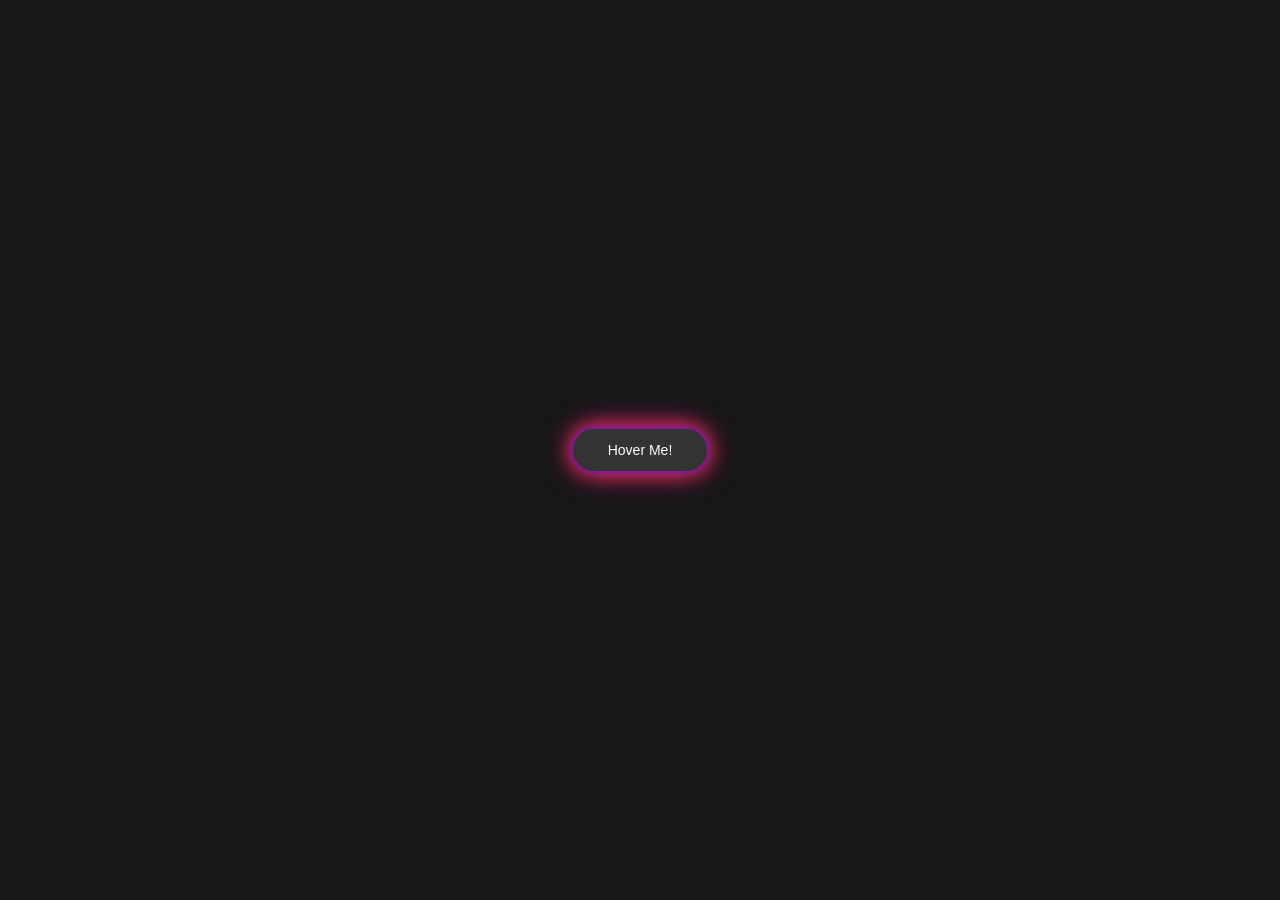
<file: Animated Button/index.html>
<!DOCTYPE html>
<html lang="en">
<head>
    <meta charset="UTF-8">
    <meta name="viewport" content="width=device-width, initial-scale=1.0">
    <title>Neon Gradient Hover Button</title>
    <link rel="stylesheet" href="style.css">
</head>
<body>

    <button class="neon-btn">Hover Me!</button>

</body>
</html>
</file>
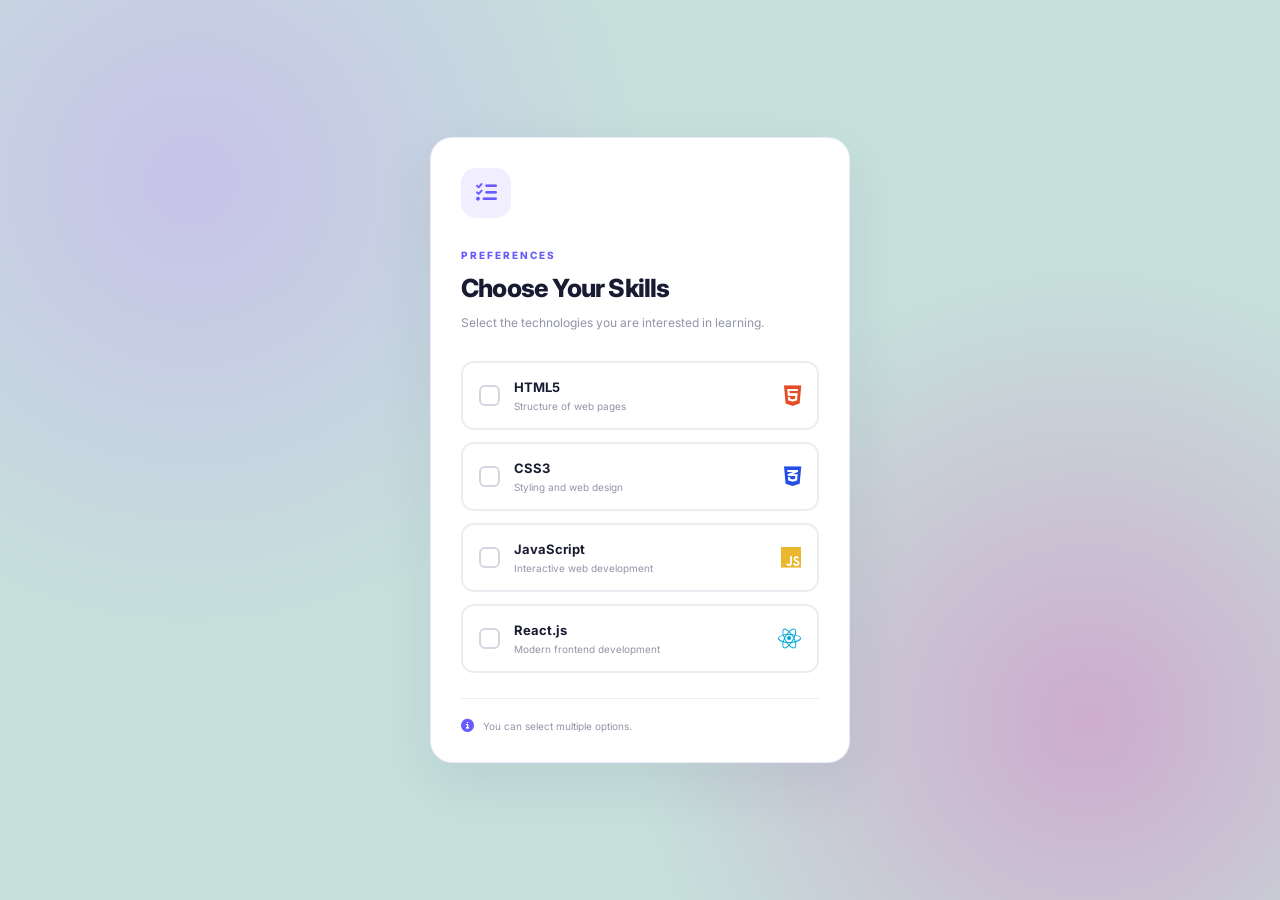
<file: Custom Check Box/index.html>
<!DOCTYPE html>
<html lang="en">
<head>
    <meta charset="UTF-8">
    <meta name="viewport" content="width=device-width, initial-scale=1.0">
    <title>Custom Checkbox - CSS Project | TechGuy 360</title>

    <!-- Google Fonts -->
    <link rel="preconnect" href="https://fonts.googleapis.com">
    <link rel="preconnect" href="https://fonts.gstatic.com" crossorigin>
    <link href="https://fonts.googleapis.com/css2?family=Inter:wght@400;500;600;700;800&display=swap" rel="stylesheet">

    <!-- Font Awesome -->
    <link rel="stylesheet"  href="https://cdnjs.cloudflare.com/ajax/libs/font-awesome/6.7.2/css/all.min.css">

    <!-- CSS -->
    <link rel="stylesheet" href="style.css">
</head>
<body>
    <main class="container">
        <div class="checkbox-card">
            <div class="card-icon"><i class="fa-solid fa-list-check"></i></div>
            <div class="card-header">
                <span class="eyebrow">PREFERENCES</span>
                <h1>Choose Your Skills</h1>
                <p>Select the technologies you are interested in learning.</p>
            </div>

            <div class="checkbox-list">
                <label class="checkbox-option">
                    <input type="checkbox">
                    <span class="custom-checkbox">
                        <i class="fa-solid fa-check"></i>
                    </span>
                    <span class="option-content">
                        <span class="option-title">HTML5</span>
                        <span class="option-description">Structure of web pages</span>
                    </span>
                    <i class="fa-brands fa-html5 technology-icon html"></i>
                </label>

                <label class="checkbox-option">
                    <input type="checkbox">
                    <span class="custom-checkbox">
                        <i class="fa-solid fa-check"></i>
                    </span>
                    <span class="option-content">
                        <span class="option-title">CSS3</span>
                        <span class="option-description">Styling and web design</span>
                    </span>
                    <i class="fa-brands fa-css3-alt technology-icon css"></i>
                </label>

                <label class="checkbox-option">
                    <input type="checkbox">
                    <span class="custom-checkbox">
                        <i class="fa-solid fa-check"></i>
                    </span>
                    <span class="option-content">
                        <span class="option-title">JavaScript</span>
                        <span class="option-description">Interactive web development</span>
                    </span>
                    <i class="fa-brands fa-js technology-icon js"></i>
                </label>

                <label class="checkbox-option">
                    <input type="checkbox">
                    <span class="custom-checkbox">
                        <i class="fa-solid fa-check"></i>
                    </span>
                    <span class="option-content">
                        <span class="option-title">React.js</span>
                        <span class="option-description">Modern frontend development</span>
                    </span>
                    <i class="fa-brands fa-react technology-icon react"></i>
                </label>
            </div>

            <div class="card-footer">
                <i class="fa-solid fa-circle-info"></i>
                You can select multiple options.
            </div>
        </div>
    </main>
</body>
</html>
</file>
<file: Animated Button/style.css>
* {
    margin: 0;
    padding: 0;
    box-sizing: border-box;
}

body {
    min-height: 100vh;
    display: flex;
    justify-content: center;
    align-items: center;
    background: #171717;
    font-family: Arial, sans-serif;
}

.neon-btn {
    position: relative;
    padding: 13px 35px;
    border: none;
    border-radius: 50px;
    background: #333;
    color: white;
    font-size: 14px;
    cursor: pointer;
    transition: all 0.4s ease;

    box-shadow:
        0 0 10px #4b00ff,
        0 0 20px #ff5e00,
        0 0 30px #ff00aa;
}

/* Hover Effect */
.neon-btn:hover {
    background: linear-gradient(
        110deg,
        #6545ff,
        #ff5e00,
        #ff00aa
    );

    color: #111;

    box-shadow:
        0 0 10px #6545ff,
        0 0 20px #ff5e00,
        0 0 30px #ff00aa,
        0 0 40px #ff00aa;

    transform: scale(1.05);
}
</file>
<file: Custom Check Box/style.css>
*{
    margin: 0;
    padding: 0;
    box-sizing: border-box;
}
:root {
    --primary: #695cff;
    --primary-light: #f0eeff;
    --dark: #191b32;
    --text: #292b40;
    --muted: #9294a7;
    --border: #ececf3;
    --white: #ffffff;
}
body{
    font-family: 'Inter', sans-serif;
    background: #f5f6fc;
    color: var(--text);
}

/* === MAIN CONTAINER === */
.container{
    min-height: 100vh;
    display: flex;
    flex-direction: column;
    justify-content: center;
    align-items: center;
    padding: 30px 20px;
    background:
        radial-gradient(circle at 15% 20%, #c7c3e9 0, transparent 35%),
        radial-gradient(circle at 85% 80%, #cdacce 0, transparent 35%),
        #c6e0db;
}

/* === CHECKBOX CARD === */
.checkbox-card{
    width: 100%;
    max-width: 420px;
    padding: 30px;
    background: var(--white);
    border: 1px solid rgba(230, 230, 245, 0.8);
    border-radius: 22px;
    box-shadow: 0 20px 60px rgba(40, 42, 90, 0.08);
    animation: fadeUp 0.6s ease;
}
@keyframes fadeUp{
    from {
        opacity: 0;
        transform: translateY(20px);
    }
    to{
        opacity: 1;
        transform: translateY(0);
    }
}

/* === CARD ICON === */
.card-icon{
    width: 50px;
    height: 50px;
    display: flex;
    align-items: center;
    justify-content: center;
    background: var(--primary-light);
    color: var(--primary);
    border-radius: 15px;
    font-size: 21px;
    margin-bottom: 25px;
}

/* === CARD HEADER === */
.card-header{
    margin-bottom: 28px;
}
.eyebrow{
    color: var(--primary);
    font-size: 10px;
    font-weight: 800;
    letter-spacing: 2px;
}
.card-header h1{
    color: var(--dark);
    font-size: 25px;
    font-weight: 800;
    letter-spacing: -0.8px;
    margin: 10px 0;
}
.card-header p{
    color: var(--muted);
    font-size: 12px;
    line-height: 1.7;
}

/* === CHECKBOX LIST === */
.checkbox-list {
    display: flex;
    flex-direction: column;
    gap: 12px;
}

/* Checkbox Option */
.checkbox-option{
    display: flex;
    align-items: center;
    gap: 14px;
    padding: 16px;
    border: 2px solid var(--border);
    border-radius: 13px;
    background: #ffffff;
    cursor: pointer;
    transition: all 0.25s ease;
}

/* Hide Default Checkbox */
.checkbox-option input{
    position: absolute;
    opacity: 0;
    width: 1px;
    height: 1px;
}

/* === CUSTOM CHECKBOX === */
.custom-checkbox{
    width: 21px;
    height: 21px;
    min-width: 21px;
    border: 2px solid #d5d6e2;
    border-radius: 6px;
    display: flex;
    align-items: center;
    justify-content: center;
    background: var(--white);
    color: var(--white);
    font-size: 11px;
    transition: all 0.25s ease;
}

/* Check Icon */
.custom-checkbox i{
    opacity: 0;
    transform: scale(0.5);
    transition: all 0.2s ease;
}

/* Checked State */
.checkbox-option input:checked + .custom-checkbox{
    background: var(--primary);
    border-color: var(--primary);
    box-shadow: 0 3px 10px rgba(105, 92, 255, 0.2);
}
.checkbox-option input:checked + .custom-checkbox i{
    opacity: 1;
    transform: scale(1);
}

/* === OPTION CONTENT === */
.option-content{
    display: flex;
    flex-direction: column;
    gap: 5px;
    flex: 1;
}
.option-title{
    color: var(--dark);
    font-size: 13px;
    font-weight: 700;
    transition: color 0.25s ease;
}
.option-description{
    color: var(--muted);
    font-size: 10px;
    font-weight: 400;
}

/* === TECHNOLOGY ICONS === */
.technology-icon{
    font-size: 23px;
    transition: transform 0.25s ease;
}
.html{
    color: #e44d26;
}
.css{
    color: #264de4;
}
.js{
    color: #e9b82e;
}
.react{
    color: #00a9d6;
}

/* === HOVER EFFECTS === */
.checkbox-option:hover{
    border-color: #b9b1ff;
    background: #fbfaff;
    transform: translateY(-2px);
}
.checkbox-option:hover .technology-icon{
    transform: scale(1.12);
}

/* Checked Option */
.checkbox-option:has(input:checked){
    border-color: var(--primary);
    background: #f8f7ff;
}
.checkbox-option input:checked ~ .option-content .option-title{
    color: var(--primary);
}

/* Keyboard Focus */
.checkbox-option input:focus-visible + .custom-checkbox{
    outline: 3px solid rgba(105, 92, 255, 0.2);
    outline-offset: 3px;
}

/* === CARD FOOTER === */
.card-footer{
    display: flex;
    align-items: center;
    gap: 9px;
    margin-top: 25px;
    padding-top: 20px;
    border-top: 1px solid var(--border);
    color: var(--muted);
    font-size: 10px;
}
.card-footer i{
    color: var(--primary);
    font-size: 13px;
}

/* === RESPONSIVE DESIGN === */
@media (max-width: 480px){
    .container{
        padding: 20px 15px;
    }
    .checkbox-card{
        padding: 26px 20px;
        border-radius: 18px;
    }
    .card-header h1{
        font-size: 22px;
    }
    .checkbox-option{
        padding: 14px 12px;
        gap: 11px;
    }
}
</file>
